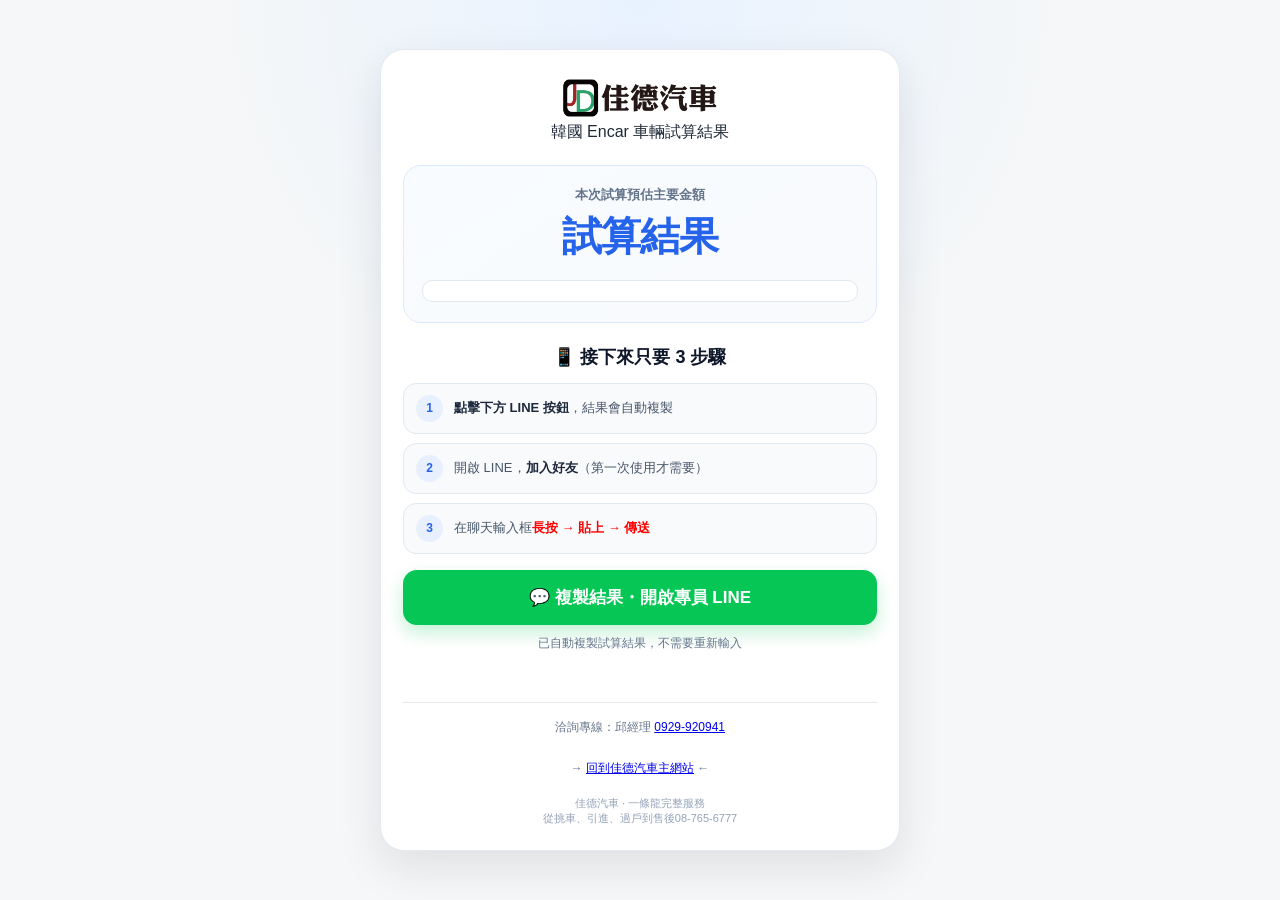
<file: transfer.html>
<!DOCTYPE html>
<html lang="zh-TW">
<head>
    <meta charset="UTF-8">
    <meta name="viewport" content="width=device-width, initial-scale=1.0">

    <title>佳德汽車｜試算結果</title>
<link rel="icon" href="favicon.png" type="image/png">
<link rel="apple-touch-icon" href="favicon.png">

    <style>
        * {
            box-sizing: border-box;
        }

        body {
            margin: 0;
            min-height: 100vh;
            font-family: -apple-system, BlinkMacSystemFont, "Segoe UI",
                "Noto Sans TC", sans-serif;
            background:
                radial-gradient(circle at top, #e8f2ff 0%, #f5f7f8 38%, #f5f7f8 100%);
            color: #1f2937;
            display: flex;
            justify-content: center;
            align-items: center;
            padding: 24px 16px;
        }

        .card {
            width: 100%;
            max-width: 520px;
            background: #ffffff;
            border-radius: 24px;
            padding: 28px 22px 24px;
            box-shadow: 0 16px 45px rgba(15, 23, 42, 0.10);
            border: 1px solid rgba(226, 232, 240, 0.9);
        }

        .brand {
            text-align: center;
            margin-bottom: 22px;
        }

.logo {
    display: inline-block;
}

.logo img {
    width: 160px;
    height: auto;
    display: block;
    margin: 0 auto;
}
        }

        .subtitle {
            color: #64748b;
            font-size: 13px;
            margin-top: 5px;
        }

        .result-box {
            background: linear-gradient(145deg, #f8fbff, #f8fafc);
            border: 1px solid #dbeafe;
            border-radius: 18px;
            padding: 20px 18px;
            margin-bottom: 20px;
        }

        .label {
            color: #64748b;
            font-size: 13px;
            font-weight: 700;
            text-align: center;
            margin-bottom: 5px;
        }

        .total {
            font-size: clamp(30px, 8vw, 40px);
            font-weight: 900;
            color: #2563eb;
            text-align: center;
            letter-spacing: -0.03em;
            margin-bottom: 16px;
        }

      .car-url {
    font-size: 12px;
    color: #64748b;
    word-break: break-all;
    background: #ffffff;
    border-radius: 10px;
    padding: 10px 12px;
    border: 1px solid #e2e8f0;
    line-height: 1.5;
    text-align: center;
}

        .car-url a {
            color: #2563eb;
            text-decoration: none;
        }

        .car-url a:hover {
            text-decoration: underline;
        }

        .guide-title {
            text-align: center;
            font-size: 18px;
            font-weight: 900;
            color: #0f172a;
            margin: 22px 0 14px;
        }

        .steps {
            display: grid;
            gap: 9px;
            margin-bottom: 16px;
        }

        .step {
            display: flex;
            align-items: center;
            gap: 11px;
            padding: 11px 12px;
            background: #f8fafc;
            border: 1px solid #e2e8f0;
            border-radius: 13px;
            font-size: 13px;
            color: #475569;
        }

        .step-number {
            flex: 0 0 27px;
            width: 27px;
            height: 27px;
            border-radius: 50%;
            background: #e8f0ff;
            color: #2563eb;
            display: flex;
            align-items: center;
            justify-content: center;
            font-size: 12px;
            font-weight: 900;
        }

        .step strong {
            color: #1e293b;
        }

        .line-button {
            display: block;
            width: 100%;
            border: 0;
            border-radius: 14px;
            padding: 16px 18px;
            background: #06c755;
            color: #ffffff;
            font-size: 17px;
            font-weight: 800;
            cursor: pointer;
            text-align: center;
            box-shadow: 0 8px 18px rgba(6, 199, 85, 0.24);
            transition: transform 0.18s ease, box-shadow 0.18s ease, background 0.18s ease;
        }

        .line-button:hover {
            background: #05b64d;
            box-shadow: 0 10px 22px rgba(6, 199, 85, 0.30);
            transform: translateY(-1px);
        }

        .line-button:active {
            transform: scale(0.98);
        }

        .button-subtitle {
            text-align: center;
            color: #64748b;
            font-size: 12px;
            margin-top: 9px;
            line-height: 1.5;
        }

        .copy-status {
            text-align: center;
            min-height: 22px;
            margin-top: 10px;
            color: #059669;
            font-size: 13px;
            font-weight: 800;
        }

        .notice {
            margin-top: 18px;
            padding: 14px 14px 0;
            border-top: 1px solid #e5e7eb;
            text-align: center;
            font-size: 12px;
            color: #64748b;
            line-height: 1.7;
        }

        .notice strong {
            color: #334155;
        }

        .footer {
            text-align: center;
            color: #94a3b8;
            font-size: 11px;
            margin-top: 18px;
        }

        @media (max-width: 380px) {
            body {
                padding: 14px 10px;
            }

            .card {
                padding: 23px 15px 20px;
                border-radius: 20px;
            }

            .step {
                font-size: 12px;
            }
        }
    </style>
</head>

<body>

<div class="card">

    <div class="brand">
        <div class="logo">
    <img src="logo.png" alt="佳德汽車">
</div>
        <div class="subtitle">韓國 Encar 車輛試算結果</div>
    </div>

    <div class="result-box">
        <div class="label">本次試算預估主要金額</div>

        <div class="total" id="total">
            讀取中…
        </div>

        <div class="car-url" id="carUrlBox"></div>
    </div>

    <div class="guide-title">📱 接下來只要 3 步驟</div>

    <div class="steps">
        <div class="step">
            <div class="step-number">1</div>
            <div><strong>點擊下方 LINE 按鈕</strong>，結果會自動複製</div>
        </div>

        <div class="step">
            <div class="step-number">2</div>
            <div>開啟 LINE，<strong>加入好友</strong>（第一次使用才需要）</div>
        </div>

        <div class="step">
            <div class="step-number">3</div>
            <div>在聊天輸入框<strong style="color: red;">長按 → 貼上 → 傳送</strong></div>
        </div>
    </div>

    <button class="line-button" onclick="copyAndOpenLine()">
        💬 複製結果・開啟專員 LINE
    </button>

    <div class="button-subtitle">
        已自動複製試算結果，不需要重新輸入
    </div>

    <div class="copy-status" id="status"></div>

<div class="notice">
    
    洽詢專線：邱經理
    <a href="tel:0929920941">0929-920941</a><br><br>
→ <a href="index.html" target="_blank" rel="noopener">回到佳德汽車主網站</a> ←
</div>

    <div class="footer">
        佳德汽車 · 一條龍完整服務<br>
        從挑車、引進、過戶到售後08-765-6777
    </div>

</div>

<script>

    // 佳德汽車專員個人 LINE
    const LINE_URL = "https://line.me/ti/p/Pnn6ZRFaYI";

    // 取得 QR Code 帶過來的資料
    const params = new URLSearchParams(window.location.search);

    const total = params.get("total") || "";
    const carUrl = params.get("carUrl") || "";

    // 顯示試算金額
    document.getElementById("total").textContent =
    total ? "NT$ " + Number(total).toLocaleString("en-US") : "試算結果";

    // 顯示車輛網址
    if (carUrl) {
    document.getElementById("carUrlBox").innerHTML =
        '<a href="' + escapeHtml(carUrl) +
        '" target="_blank" rel="noopener">' +
        '您試算的車輛網址' +
        '</a>';
}

    // 要複製給專員的完整訊息
    function getMessage() {

        let formattedTotal = Number(total).toLocaleString("en-US");

let message =
    "您好，我在佳德汽車試算韓國 Encar 車輛預估主要金額約為 NT$ " +
    formattedTotal + "元";

        if (carUrl) {
            message += "\n車輛網址：" + carUrl;
        }

        message +=
            "\n\n佳德汽車 · 一條龍完整服務✨從挑車、引進、過戶到售後，為您提供全面尊榮服務08-765-6777";

        return message;
    }

    // 複製結果後開啟專員 LINE
    async function copyAndOpenLine() {

        const message = getMessage();

        try {

            await navigator.clipboard.writeText(message);

            document.getElementById("status").textContent =
                "✓ 已複製，正在開啟 LINE…";

        } catch (error) {

            // 如果手機瀏覽器不允許自動複製
            const textarea = document.createElement("textarea");

            textarea.value = message;
            textarea.style.position = "fixed";
            textarea.style.opacity = "0";

            document.body.appendChild(textarea);
            textarea.select();

            try {
                document.execCommand("copy");
                document.getElementById("status").textContent =
                    "✓ 已複製，正在開啟 LINE…";
            } catch (e) {
                document.getElementById("status").textContent =
                    "請手動複製試算結果";
            }

            document.body.removeChild(textarea);
        }

        setTimeout(() => {
            window.location.href = LINE_URL;
        }, 300);
    }

    function escapeHtml(text) {
        return text
            .replace(/&/g, "&amp;")
            .replace(/</g, "&lt;")
            .replace(/>/g, "&gt;")
            .replace(/"/g, "&quot;")
            .replace(/'/g, "&#039;");
    }

</script>

</body>
</html>
</file>
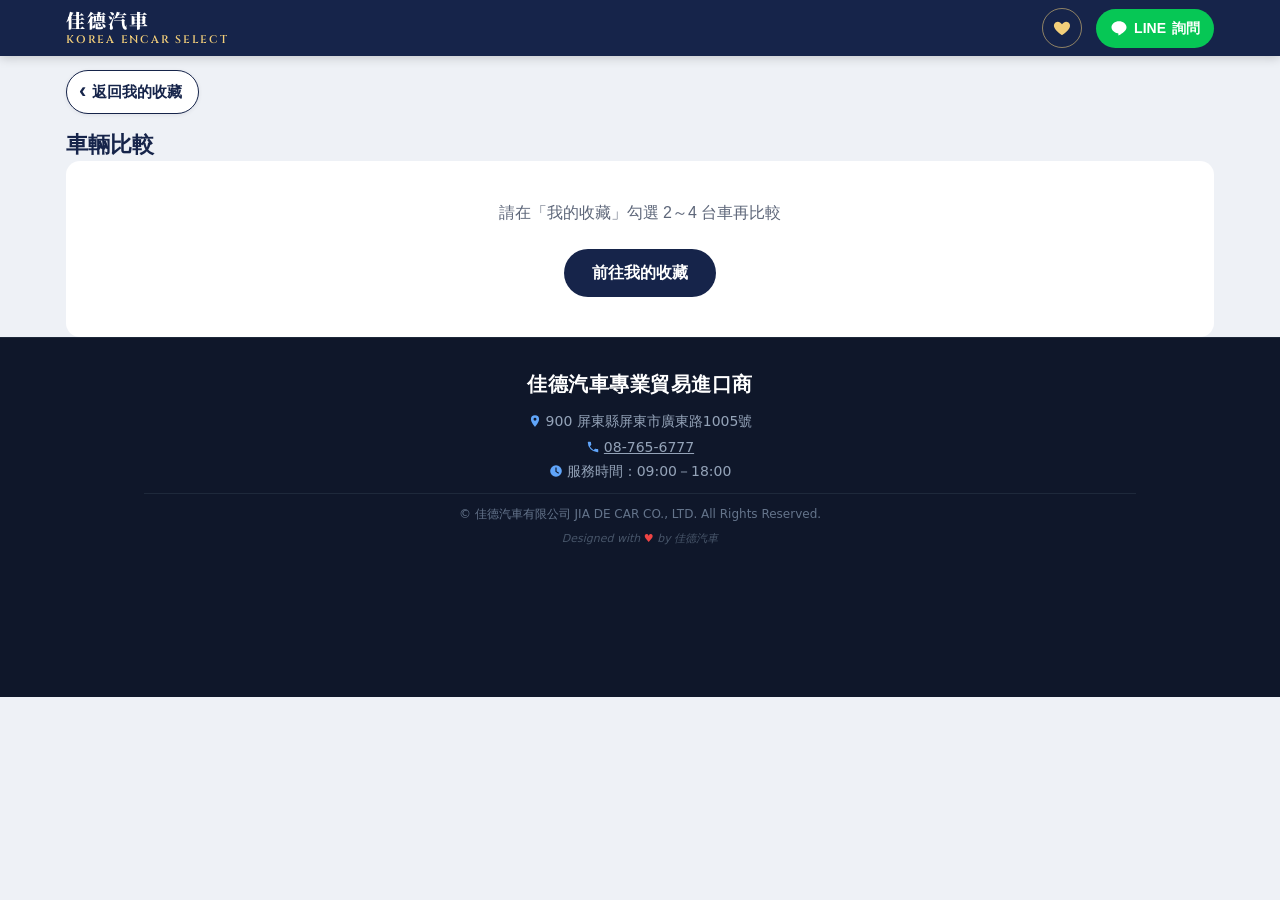
<file: encarnt/compare.html>
<!DOCTYPE html>
<html lang="zh-TW">
<head>
<meta charset="UTF-8">
<meta name="viewport" content="width=device-width, initial-scale=1, viewport-fit=cover">
<meta name="robots" content="noindex, nofollow">
<title>車輛比較 | 佳德汽車 Encar 線上選車</title>
<meta name="theme-color" content="#16244a">
<link rel="icon" type="image/png" sizes="192x192" href="../car-icon-192.png">
<link rel="icon" type="image/png" sizes="512x512" href="../car-icon-512.png">
<link rel="apple-touch-icon" href="../car-icon-192.png">
<link rel="manifest" href="encarnt.webmanifest">
<meta name="apple-mobile-web-app-title" content="Encar 選車">
<link rel="preconnect" href="https://api.encar.com" crossorigin>
<link rel="preconnect" href="https://ci.encar.com">
<link rel="preconnect" href="https://fonts.googleapis.com"><link rel="preconnect" href="https://fonts.gstatic.com" crossorigin>
<link rel="stylesheet" href="https://fonts.googleapis.com/css2?family=Cinzel:wght@600&text=KOREA%20ENCAR%20SELECT&display=swap">
<link rel="stylesheet" href="https://fonts.googleapis.com/css2?family=Noto+Serif+TC:wght@900&text=%E4%BD%B3%E5%BE%B7%E6%B1%BD%E8%BB%8A&display=swap">
<link rel="stylesheet" href="assets/css/encarnt.css?v=90">
<script type="module" src="assets/js/compare.js?v=90"></script>
</head>
<body>
<header class="hd">
  <div class="wrap">
    <div class="brand bc"><a href="./" aria-label="佳德汽車 Encar 線上選車，回到車輛列表"><span class="tx"><b>佳德汽車</b><span>KOREA ENCAR SELECT</span></span></a></div>
    <span class="sp"></span>
    <a class="hfav" href="fav.html" aria-label="我的收藏" title="我的收藏"><svg viewBox="0 0 24 24" aria-hidden="true"><path d="M12 20.5s-7.5-4.6-9.3-9.4C1.5 7.9 3.6 4.5 7 4.5c2 0 3.4 1.1 5 3 1.6-1.9 3-3 5-3 3.4 0 5.5 3.4 4.3 6.6-1.8 4.8-9.3 9.4-9.3 9.4Z"/></svg><span class="favN" hidden></span></a>
    <a class="btn-line" id="hdLine" href="https://line.me/R/ti/p/Pnn6ZRFaYI" target="_blank" rel="noopener">
      <svg viewBox="0 0 24 24" fill="currentColor" aria-hidden="true"><path d="M12 3C6.5 3 2 6.6 2 11c0 3.9 3.5 7.2 8.3 7.9.3.1.8.2.9.5.1.3.1.7 0 1l-.1.9c0 .3-.2 1 .9.5s5.9-3.5 8-6C21.4 14.2 22 12.7 22 11c0-4.4-4.5-8-10-8Z"/></svg>LINE<span class="t2"> 詢問</span></a>
  </div>
</header>

<main class="wrap cmpmain">
  <a class="back" href="fav.html"><span aria-hidden="true">‹</span>返回我的收藏</a>
  <div class="cmphead"><h1 class="cmph">車輛比較</h1><label class="addsel" id="addBox" hidden><span>＋ 從收藏加入</span><select id="addSel" aria-label="從收藏加入比較"></select></label></div>
  <div id="app"><div class="empty">讀取中…</div></div>
</main>
<footer class="cft">
  <div class="in">
    <p class="t">佳德汽車專業貿易進口商</p>
    <div class="info">
      <p class="addr"><svg viewBox="0 0 24 24" aria-hidden="true"><path d="M12 2a7 7 0 0 0-7 7c0 5.2 7 13 7 13s7-7.8 7-13a7 7 0 0 0-7-7Zm0 9.5A2.5 2.5 0 1 1 12 6.5a2.5 2.5 0 0 1 0 5Z"/></svg>900 屏東縣屏東市廣東路1005號</p>
      <p><svg viewBox="0 0 24 24" aria-hidden="true"><path d="M6.6 10.8a15.1 15.1 0 0 0 6.6 6.6l2.2-2.2a1 1 0 0 1 1-.25 11.4 11.4 0 0 0 3.6.57 1 1 0 0 1 1 1V20a1 1 0 0 1-1 1A17 17 0 0 1 3 4a1 1 0 0 1 1-1h3.5a1 1 0 0 1 1 1c0 1.25.2 2.45.57 3.57a1 1 0 0 1-.25 1L6.6 10.8Z"/></svg><a href="tel:08-765-6777">08-765-6777</a></p>
      <p><svg viewBox="0 0 24 24" aria-hidden="true"><path fill-rule="evenodd" d="M12 2a10 10 0 1 0 0 20 10 10 0 0 0 0-20Zm1 10.6V6h-2v7.4l5.2 3.1 1-1.7-4.2-2.2Z"/></svg>服務時間：09:00－18:00</p>
    </div>
    <div class="cp">
      <p class="c1">© 佳德汽車有限公司 JIA DE CAR CO., LTD. All Rights Reserved.</p>
      <p class="c2">Designed with <span class="hrt">♥</span> by 佳德汽車</p>
    </div>
  </div>
</footer>

<button type="button" class="totop" id="toTop" aria-label="回到最上面" title="回到最上面"><svg viewBox="0 0 24 24" aria-hidden="true"><path d="M12 6.5 20 17.5H4z" stroke="#f3cf7a" stroke-width="1.5" stroke-linejoin="round"/></svg></button>
<div class="bar" id="bar" hidden>
  <div class="wrap favbar">
    <button class="btn-cmp" id="saveImg" type="button"><b>存成圖片</b><small>保存比較表</small></button>
    <button class="btn-line" id="askCmp" type="button">
      <svg viewBox="0 0 24 24" fill="currentColor" aria-hidden="true"><path d="M12 3C6.5 3 2 6.6 2 11c0 3.9 3.5 7.2 8.3 7.9.3.1.8.2.9.5.1.3.1.7 0 1l-.1.9c0 .3-.2 1 .9.5s5.9-3.5 8-6C21.4 14.2 22 12.7 22 11c0-4.4-4.5-8-10-8Z"/></svg>
      <span class="lt">LINE 詢問這幾台<small>自動複製車輛資訊，貼上即可</small></span>
    </button>
  </div>
</div>
<div class="sheet" id="imgSheet" hidden>
  <div class="box qrbox" role="dialog" aria-modal="true" aria-labelledby="imgT">
    <div class="top"><h2 id="imgT">比較表圖片</h2><button class="x" id="imgX" type="button" aria-label="關閉">×</button></div>
    <div class="in"><p class="fine" style="margin:0 0 8px">長按圖片即可「加入照片」或分享；也可以按下方按鈕。</p><img id="imgOut" alt="車輛比較表" style="width:100%;border:1px solid var(--bd);border-radius:8px">
      <button class="btn-m" id="imgShare" type="button" style="width:100%;margin-top:10px">分享／儲存圖片</button></div>
  </div>
</div>
</body>
</html>
</file>
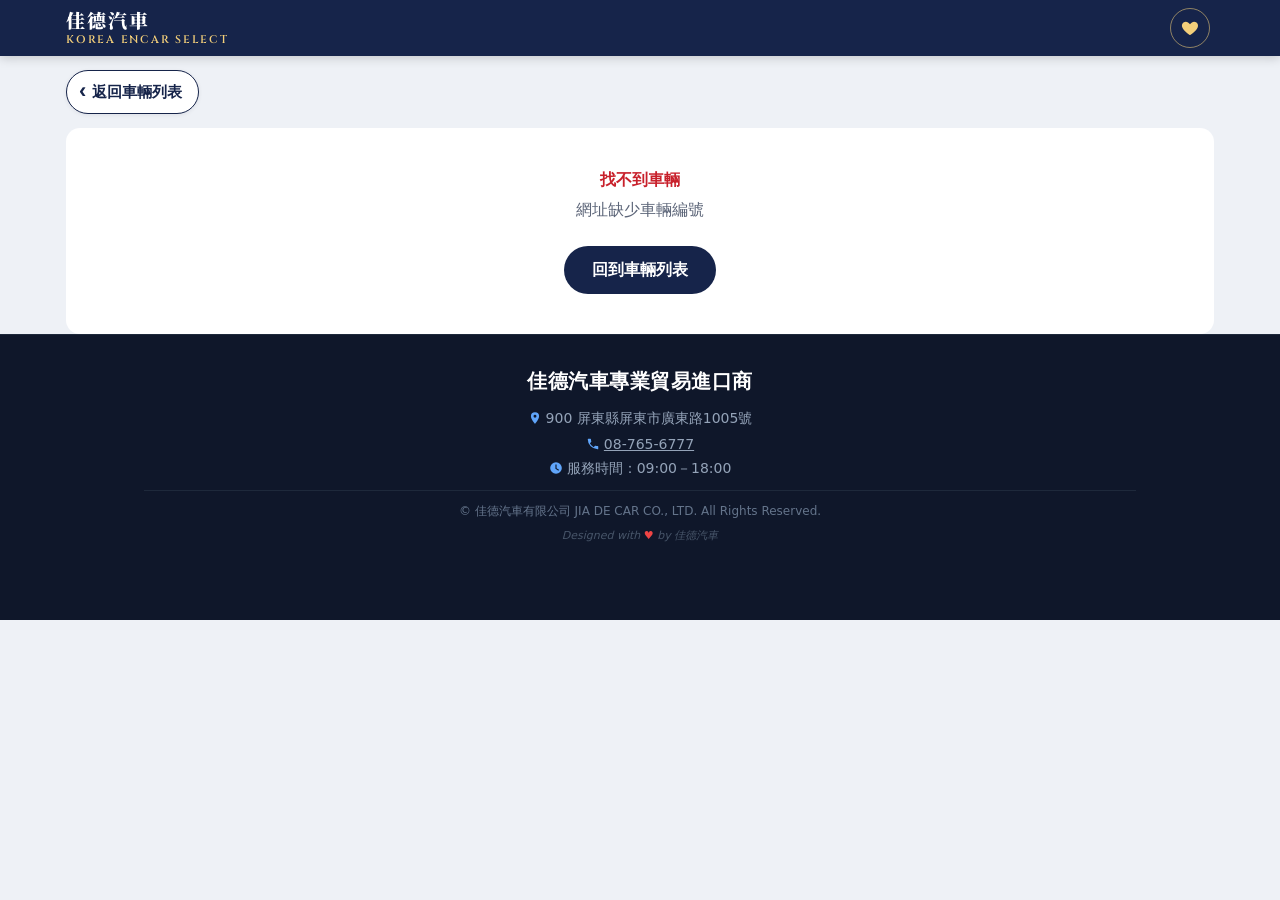
<file: encarnt/detail.html>
<!DOCTYPE html>
<html lang="zh-TW">
<head>
<meta charset="UTF-8">
<meta name="viewport" content="width=device-width, initial-scale=1, viewport-fit=cover">
<meta name="robots" content="noindex, nofollow"><!-- 預覽期間不讓 Google 收錄；正式上線時移除 -->
<title>車輛詳情 | 佳德汽車 Encar 線上選車</title>
<!-- 分享預覽卡：換網域時要一起改這裡的網址 -->
<meta property="og:type" content="website">
<meta property="og:site_name" content="佳德汽車">
<meta property="og:title" content="韓國 Encar 中古車｜佳德汽車線上選車">
<meta property="og:description" content="點開查看這台車的照片、車況報告、保險紀錄與台幣預估車價。">
<meta property="og:url" content="https://jdgoodcar.github.io/jiade-car/encarnt/detail.html">
<meta property="og:image" content="https://jdgoodcar.github.io/jiade-car/encarnt/assets/og.jpg">
<meta property="og:image:width" content="1200">
<meta property="og:image:height" content="630">
<meta property="og:locale" content="zh_TW">
<meta name="twitter:card" content="summary_large_image">
<meta name="theme-color" content="#16244a">
<link rel="icon" type="image/png" sizes="192x192" href="../car-icon-192.png">
<link rel="icon" type="image/png" sizes="512x512" href="../car-icon-512.png">
<link rel="apple-touch-icon" href="../car-icon-192.png">
<link rel="manifest" href="encarnt.webmanifest">
<meta name="apple-mobile-web-app-title" content="Encar 選車">
<link rel="preconnect" href="https://api.encar.com" crossorigin>
<link rel="preconnect" href="https://ci.encar.com">
<link rel="preconnect" href="https://fonts.googleapis.com"><link rel="preconnect" href="https://fonts.gstatic.com" crossorigin>
<link rel="stylesheet" href="https://fonts.googleapis.com/css2?family=Cinzel:wght@600&text=KOREA%20ENCAR%20SELECT&display=swap">
<link rel="stylesheet" href="https://fonts.googleapis.com/css2?family=Noto+Serif+TC:wght@900&text=%E4%BD%B3%E5%BE%B7%E6%B1%BD%E8%BB%8A&display=swap">
<link rel="stylesheet" href="assets/css/encarnt.css?v=90">
<script type="module" src="assets/js/detail.js?v=90"></script>
</head>
<body>
<header class="hd">
  <div class="wrap">
    <div class="brand bc"><a href="./" aria-label="佳德汽車 Encar 線上選車，回到車輛列表"><span class="tx"><b>佳德汽車</b><span>KOREA ENCAR SELECT</span></span></a></div>
    <span class="sp"></span>
    <a class="hfav" href="fav.html" aria-label="我的收藏" title="我的收藏"><svg viewBox="0 0 24 24" aria-hidden="true"><path d="M12 20.5s-7.5-4.6-9.3-9.4C1.5 7.9 3.6 4.5 7 4.5c2 0 3.4 1.1 5 3 1.6-1.9 3-3 5-3 3.4 0 5.5 3.4 4.3 6.6-1.8 4.8-9.3 9.4-9.3 9.4Z"/></svg><span class="favN" hidden></span></a>
  </div>
</header>

<main class="wrap">
  <button class="back" id="back" type="button"><span aria-hidden="true">‹</span>返回車輛列表</button>
  <div id="app">
    <div class="dt">
      <div><div class="gal sk"><div class="ph" style="aspect-ratio:4/3"></div></div></div>
      <div class="side"><div class="card sk"><div class="ln" style="width:70%"></div><br><div class="ln" style="width:50%;height:30px"></div></div></div>
    </div>
  </div>
</main>
<footer class="cft">
  <div class="in">
    <p class="t">佳德汽車專業貿易進口商</p>
    <div class="info">
      <p class="addr"><svg viewBox="0 0 24 24" aria-hidden="true"><path d="M12 2a7 7 0 0 0-7 7c0 5.2 7 13 7 13s7-7.8 7-13a7 7 0 0 0-7-7Zm0 9.5A2.5 2.5 0 1 1 12 6.5a2.5 2.5 0 0 1 0 5Z"/></svg>900 屏東縣屏東市廣東路1005號</p>
      <p><svg viewBox="0 0 24 24" aria-hidden="true"><path d="M6.6 10.8a15.1 15.1 0 0 0 6.6 6.6l2.2-2.2a1 1 0 0 1 1-.25 11.4 11.4 0 0 0 3.6.57 1 1 0 0 1 1 1V20a1 1 0 0 1-1 1A17 17 0 0 1 3 4a1 1 0 0 1 1-1h3.5a1 1 0 0 1 1 1c0 1.25.2 2.45.57 3.57a1 1 0 0 1-.25 1L6.6 10.8Z"/></svg><a href="tel:08-765-6777">08-765-6777</a></p>
      <p><svg viewBox="0 0 24 24" aria-hidden="true"><path fill-rule="evenodd" d="M12 2a10 10 0 1 0 0 20 10 10 0 0 0 0-20Zm1 10.6V6h-2v7.4l5.2 3.1 1-1.7-4.2-2.2Z"/></svg>服務時間：09:00－18:00</p>
    </div>
    <div class="cp">
      <p class="c1">© 佳德汽車有限公司 JIA DE CAR CO., LTD. All Rights Reserved.</p>
      <p class="c2">Designed with <span class="hrt">♥</span> by 佳德汽車</p>
    </div>
  </div>
</footer>

<button type="button" class="totop" id="toTop" aria-label="回到最上面" title="回到最上面"><svg viewBox="0 0 24 24" aria-hidden="true"><path d="M12 6.5 20 17.5H4z" stroke="#f3cf7a" stroke-width="1.5" stroke-linejoin="round"/></svg></button>
<!-- 電腦版分享：顯示 QR Code 讓手機掃描 -->
<div class="sheet" id="qrSheet" hidden>
  <div class="box qrbox" role="dialog" aria-modal="true" aria-labelledby="qrT">
    <div class="top"><h2 id="qrT">用手機掃描，開啟這台車</h2><button class="x" id="qrX" type="button" aria-label="關閉">×</button></div>
    <div class="in">
      <div class="qrimg" id="qrImg"></div>
      <p class="fine" style="text-align:center">打開手機相機對準 QR Code，就能在手機上查看這台車、分享給朋友或用 LINE 詢問。</p>
      <div class="qrlink"><input id="qrUrl" type="text" readonly aria-label="這台車的網址"><button class="btn-m" id="qrCopy" type="button">複製</button></div>
    </div>
  </div>
</div>
<div class="bar" id="bar" hidden>
  <div class="wrap">
    <button class="shr" id="share" type="button" aria-label="分享這台車" title="分享這台車"><svg viewBox="0 0 24 24" aria-hidden="true"><path d="M12 3v12M7 8l5-5 5 5M5 13v6a2 2 0 0 0 2 2h10a2 2 0 0 0 2-2v-6" fill="none" stroke="currentColor" stroke-width="2" stroke-linecap="round" stroke-linejoin="round"/></svg></button>
    <a class="enc" id="encLink" href="#" target="_blank" rel="noopener">Encar 原頁 ↗</a>
    <button class="btn-line" id="askLine" type="button">
      <svg viewBox="0 0 24 24" fill="currentColor" aria-hidden="true"><path d="M12 3C6.5 3 2 6.6 2 11c0 3.9 3.5 7.2 8.3 7.9.3.1.8.2.9.5.1.3.1.7 0 1l-.1.9c0 .3-.2 1 .9.5s5.9-3.5 8-6C21.4 14.2 22 12.7 22 11c0-4.4-4.5-8-10-8Z"/></svg><span class="lt">LINE 詢問這台<small>自動複製車輛資訊，貼上即可</small></span></button>
  </div>
</div>
</body>
</html>
</file>
<file: encarnt/assets/css/encarnt.css>
/* 佳德汽車 · Encar 線上選車  —  共用樣式（列表頁＋詳細頁） */
:root {
  --navy: #16244a; --navy2: #22366b; --gold: #c8952e; --gold-l: #f3cf7a; --gold-bg: #fbf1dc;
  --red: #c8202b; --line: #06c755; --fg: #141c2e; --mut: #5d6679; --bd: #d9dfea; --bg: #eef1f6; --card: #fff;
  --r: 14px; --sh: 0 1px 2px rgba(20,28,46,.06), 0 4px 14px rgba(20,28,46,.06);
  --font: -apple-system, BlinkMacSystemFont, "PingFang TC", "Noto Sans TC", "Microsoft JhengHei", sans-serif;
  --num: "SF Mono", Menlo, Consolas, "Roboto Mono", monospace;
}
* { box-sizing: border-box; }
html { -webkit-text-size-adjust: 100%; }
body { margin: 0; font-family: var(--font); color: var(--fg); background: var(--bg); line-height: 1.5; }
a { color: inherit; }
button, select, input { font: inherit; color: inherit; }
img { display: block; max-width: 100%; }
.wrap { max-width: 1180px; margin: 0 auto; padding: 0 16px; }
[hidden] { display: none !important; }

/* ---------- 頁首 ---------- */
.hd { position: sticky; top: 0; z-index: 30; background: var(--navy); color: #fff; box-shadow: 0 2px 10px rgba(0,0,0,.18); }
.hd .wrap { display: flex; align-items: center; gap: 10px; height: 56px; }
.hd .brand { display: flex; align-items: center; gap: 10px; text-decoration: none; min-width: 0; }
.hd .brand img { height: 26px; width: auto; background: #fff; border-radius: 6px; padding: 3px 6px; }
.hd .brand b { font-size: 15px; white-space: nowrap; overflow: hidden; text-overflow: ellipsis; color: var(--gold-l); }
.hd .sp { flex: 1; }
.btn-line { display: inline-flex; align-items: center; gap: 6px; background: var(--line); color: #fff; border: 0; border-radius: 999px; padding: 7px 14px; font-weight: 700; font-size: 14px; text-decoration: none; cursor: pointer; white-space: nowrap; }
.btn-line svg { width: 18px; height: 18px; }

/* ---------- 篩選區 ---------- */
.intro { background: linear-gradient(135deg, var(--navy2), var(--navy)); color: #fff; padding: 18px 0 64px; }
.intro h1 { margin: 0 0 4px; font-size: 22px; letter-spacing: .5px; }
.intro h1 em { font-style: normal; color: var(--gold-l); }
.intro p { margin: 0; font-size: 13px; opacity: .85; }
.panel { background: var(--card); border-radius: var(--r); box-shadow: var(--sh); padding: 14px; margin-top: -50px; position: relative; }
.seg { display: grid; grid-template-columns: repeat(3, 1fr); background: var(--bg); border-radius: 10px; padding: 3px; gap: 3px; }
.seg button { border: 0; background: transparent; border-radius: 8px; padding: 8px 4px; font-weight: 700; font-size: 14px; color: var(--mut); cursor: pointer; }
.seg button.on { background: var(--card); color: var(--navy); box-shadow: 0 1px 3px rgba(0,0,0,.12); }
.seg small { font-weight: 500; font-size: 11px; display: block; opacity: .8; }
.sel3 { display: grid; grid-template-columns: 1fr; gap: 8px; margin-top: 10px; }
@media (min-width: 640px) { .sel3 { grid-template-columns: repeat(3, 1fr); } }
.fld { position: relative; }
.fld select { width: 100%; appearance: none; -webkit-appearance: none; background: var(--card); border: 1.5px solid var(--bd); border-radius: 10px; padding: 11px 34px 11px 12px; font-size: 15px; }
.fld::after { content: ""; position: absolute; right: 13px; top: 50%; width: 8px; height: 8px; border-right: 2px solid var(--mut); border-bottom: 2px solid var(--mut); transform: translateY(-70%) rotate(45deg); pointer-events: none; }
.fld select:disabled { background: var(--bg); color: #9aa2b3; }
.fld select:focus, .chip:focus-visible, button:focus-visible { outline: 2px solid var(--gold); outline-offset: 1px; }
.row2 { display: flex; gap: 8px; margin-top: 10px; }
.row2 .fld { flex: 1; }
.btn-f { display: inline-flex; align-items: center; justify-content: center; gap: 6px; border: 1.5px solid var(--navy); background: var(--card); color: var(--navy); border-radius: 10px; padding: 0 14px; font-weight: 700; cursor: pointer; white-space: nowrap; }
.btn-f .n { background: var(--red); color: #fff; border-radius: 999px; font-size: 11px; min-width: 18px; height: 18px; display: inline-flex; align-items: center; justify-content: center; padding: 0 5px; }
.tags { display: flex; flex-wrap: wrap; gap: 6px; margin-top: 10px; }
.tags:empty { display: none; }
.tag { display: inline-flex; align-items: center; gap: 4px; background: var(--gold-bg); border: 1px solid #ecd9b0; color: #7a5410; border-radius: 999px; padding: 3px 6px 3px 10px; font-size: 13px; cursor: pointer; }
.tag::after { content: "×"; font-size: 15px; line-height: 1; padding: 0 3px; }
.extog { display: flex; flex-wrap: wrap; gap: 6px; margin-top: 10px; }
.tog { border: 1px solid var(--bd); background: #fff; color: #5b6478; border-radius: 999px; padding: 5px 9px; font-size: 13px; cursor: pointer; white-space: nowrap; }
.tog.on { background: var(--navy); border-color: var(--navy); color: #fff; }
.tag.clr { background: none; border-color: var(--bd); color: var(--mut); }
.tag.clr::after { content: none; }

/* ---------- 結果 ---------- */
.meta { display: flex; align-items: baseline; justify-content: space-between; gap: 8px; margin: 16px 2px 10px; font-size: 14px; color: var(--mut); }
.meta b { color: var(--fg); font-size: 17px; font-family: var(--num); }
.rate { font-size: 12px; color: var(--mut); }
.grid { display: grid; grid-template-columns: 1fr; gap: 14px; }
@media (min-width: 640px) { .grid { grid-template-columns: repeat(2, 1fr); } }
@media (min-width: 1000px) { .grid { grid-template-columns: repeat(3, 1fr); } }
.car { background: var(--card); border-radius: var(--r); box-shadow: var(--sh); overflow: hidden; text-decoration: none; display: flex; flex-direction: column; transition: transform .15s; content-visibility: auto; contain-intrinsic-size: auto 420px; }
.car:active { transform: scale(.985); }
@media (hover: hover) { .car:hover { transform: translateY(-2px); box-shadow: 0 6px 22px rgba(20,28,46,.12); } }
.car .ph { aspect-ratio: 4 / 3; background: #dde3ec; position: relative; overflow: hidden; }
.car .ph img { width: 100%; height: 100%; object-fit: cover; }
.car .yr { position: absolute; left: 8px; top: 8px; background: rgba(22,36,74,.85); color: #fff; font-size: 12px; font-weight: 700; padding: 2px 8px; border-radius: 6px; }
.car .bd { padding: 12px 14px 14px; display: flex; flex-direction: column; gap: 4px; flex: 1; }
.car h3 { margin: 0; font-size: 16px; line-height: 1.35; }
.car .sub { font-size: 13px; color: var(--mut); white-space: nowrap; overflow: hidden; text-overflow: ellipsis; }
.car .specs { display: flex; flex-wrap: wrap; gap: 4px 10px; font-size: 13px; color: var(--mut); margin-top: 2px; }
.car .pr { margin-top: auto; padding-top: 8px; display: flex; align-items: flex-end; justify-content: space-between; gap: 8px; border-top: 1px dashed var(--bd); }
.car .pr .l { font-size: 12px; color: var(--mut); }
.car .pr .v { font-family: var(--num); font-weight: 800; font-size: 21px; color: var(--navy); line-height: 1.1; }
.car .pr .v small { font-size: 13px; font-family: var(--font); font-weight: 700; }
.car .pr .k { text-align: right; font-size: 12px; color: var(--mut); white-space: nowrap; }
.car .pr .v.no { font-family: var(--font); font-size: 14px; color: var(--red); }
.price .big.no { font-family: var(--font); font-size: 20px; color: var(--red); }
.no .nr, .bad .nr { display: block; font-size: 12px; font-weight: 700; color: var(--mut); line-height: 1.4; }
.warnc { border: 2px solid var(--red); display: grid; gap: 4px; }
.warnc b { color: var(--red); font-size: 17px; }
.warnc span { color: var(--fg); font-size: 14px; }
.approx { font-size: 11px; color: var(--gold); font-weight: 700; }
.lux { display: inline-block; font-size: 11px; color: var(--red); font-weight: 700; }

.sk .ph, .sk .ln { background: linear-gradient(90deg, #e3e8ef 25%, #f1f4f8 50%, #e3e8ef 75%); background-size: 200% 100%; animation: sh 1.2s infinite; }
.sk .ln { height: 14px; border-radius: 6px; }
@keyframes sh { to { background-position: -200% 0; } }
@media (prefers-reduced-motion: reduce) { .sk .ph, .sk .ln { animation: none; } * { transition: none !important; } }

.more { display: flex; justify-content: center; padding: 22px 0 8px; }
.btn-m { border: 0; background: var(--navy); color: #fff; font-weight: 700; border-radius: 999px; padding: 12px 28px; cursor: pointer; }
.empty, .err { text-align: center; padding: 40px 16px; color: var(--mut); background: var(--card); border-radius: var(--r); }
.err b { color: var(--red); display: block; margin-bottom: 6px; }

/* ---------- 篩選視窗（手機由下往上） ---------- */
.sheet { position: fixed; inset: 0; z-index: 50; background: rgba(10,16,32,.5); display: flex; align-items: flex-end; justify-content: center; }
.sheet .box { background: var(--card); width: 100%; max-width: 640px; max-height: 88vh; border-radius: 18px 18px 0 0; display: flex; flex-direction: column; }
@media (min-width: 700px) { .sheet { align-items: center; } .sheet .box { border-radius: 18px; } }
.sheet .top { display: flex; align-items: center; justify-content: space-between; padding: 14px 16px; border-bottom: 1px solid var(--bd); }
.sheet .top h2 { margin: 0; font-size: 17px; }
.x { border: 0; background: var(--bg); width: 34px; height: 34px; border-radius: 50%; font-size: 20px; line-height: 1; cursor: pointer; }
.sheet .in { overflow-y: auto; padding: 4px 16px 16px; -webkit-overflow-scrolling: touch; }
.sheet h3 { font-size: 14px; margin: 16px 0 8px; color: var(--navy); }
.chips { display: flex; flex-wrap: wrap; gap: 6px; }
.chip { border: 1.5px solid var(--bd); background: var(--card); border-radius: 999px; padding: 6px 12px; font-size: 14px; cursor: pointer; }
.chip.on { border-color: var(--navy); background: var(--navy); color: #fff; }
.range { display: flex; align-items: center; gap: 8px; }
.range .fld { flex: 1; }
.sheet .bot { display: flex; gap: 10px; padding: 12px 16px calc(12px + env(safe-area-inset-bottom)); border-top: 1px solid var(--bd); }
.sheet .bot button { flex: 1; border-radius: 12px; padding: 12px; font-weight: 700; cursor: pointer; }
.btn-ghost { border: 1.5px solid var(--bd); background: var(--card); }
.btn-pri { border: 0; background: var(--navy); color: #fff; }
.note { font-size: 12px; color: var(--mut); margin: 6px 0 0; }
body.lock { overflow: hidden; }

/* ---------- 詳細頁 ---------- */
.back { display: inline-flex; align-items: center; gap: 4px; margin: 12px 0; font-size: 14px; color: var(--navy); text-decoration: none; font-weight: 700; background: none; border: 0; padding: 0; cursor: pointer; }
.dt { display: grid; grid-template-columns: minmax(0, 1fr); gap: 16px; padding-bottom: calc(186px + env(safe-area-inset-bottom)); }
.dt > * { min-width: 0; }
@media (min-width: 960px) { .dt { grid-template-columns: minmax(0, 1.35fr) minmax(0, 1fr); align-items: start; } .dt .side { position: sticky; top: 72px; } }
.gal { background: #0d1424; border-radius: var(--r); overflow: hidden; position: relative; }
.gal .track { display: flex; overflow-x: auto; scroll-snap-type: x mandatory; scrollbar-width: none; }
.gal .track::-webkit-scrollbar { display: none; }
.gal .track img { flex: 0 0 100%; width: 100%; height: auto; aspect-ratio: 4 / 3; object-fit: contain; scroll-snap-align: center; background: #0d1424; }
.gal .cnt { position: absolute; right: 10px; bottom: 10px; background: rgba(0,0,0,.6); color: #fff; font-size: 12px; padding: 2px 9px; border-radius: 999px; }
.gal .nav { position: absolute; top: 50%; transform: translateY(-50%); width: 38px; height: 38px; border-radius: 50%; border: 0; background: rgba(255,255,255,.85); font-size: 20px; cursor: pointer; display: none; }
@media (hover: hover) { .gal .nav { display: block; } }
.gal .prev { left: 10px; } .gal .next { right: 10px; }
.thumbs { display: flex; gap: 6px; overflow-x: auto; padding: 8px 0 2px; scrollbar-width: thin; }
.thumbs img { width: 72px; height: 54px; object-fit: cover; border-radius: 6px; cursor: pointer; opacity: .55; flex: 0 0 auto; border: 2px solid transparent; }
.thumbs img.on { opacity: 1; border-color: var(--gold); }
.card { background: var(--card); border-radius: var(--r); box-shadow: var(--sh); padding: 16px; }
.card h2 { margin: 0 0 12px; font-size: 16px; color: var(--navy); display: flex; align-items: center; gap: 8px; }
.card h2::before { content: ""; width: 4px; height: 16px; background: var(--gold); border-radius: 2px; }
/* 分享按鈕 */
.ttl { position: relative; }
/* LINE 詢問這台：下方小字說明 */
.bar .btn-line .lt { display: flex; flex-direction: column; align-items: flex-start; line-height: 1.25; }
.bar .btn-line .lt small { font-size: 11px; font-weight: 500; opacity: .9; }
/* 往下滑時的快速列（在頂部標題列下方） */
.qbar { position: fixed; left: 0; right: 0; top: 56px; z-index: 25; background: var(--navy); border-top: 1px solid rgba(255,255,255,.12); border-bottom: 2px solid var(--gold-l); box-shadow: 0 4px 14px rgba(22,36,74,.2); padding: 8px 0; transform: translateY(-140%); visibility: hidden; transition: transform .22s ease, visibility .22s; }
.qbar.on { transform: none; visibility: visible; }
.qbar .wrap { display: flex; gap: 8px; align-items: center; }
.qbar select { flex: 1; min-width: 0; height: 38px; border-radius: 10px; border: 0; padding: 0 8px; font-size: 14px; background: #fff; color: var(--fg); }
.qbar select:disabled { opacity: .6; }
.qbar .qf { flex-shrink: 0; height: 38px; border-radius: 10px; border: 1.5px solid var(--gold-l); background: transparent; color: var(--gold-l); font-weight: 700; font-size: 14px; padding: 0 14px; cursor: pointer; display: inline-flex; align-items: center; gap: 4px; }
.qbar .qf span { background: var(--gold-l); color: var(--navy); border-radius: 999px; font-size: 11px; min-width: 18px; height: 18px; display: inline-grid; place-items: center; padding: 0 4px; }
/* 回到最上面（與車價計算機相同樣式） */
.totop { position: fixed; right: max(14px, env(safe-area-inset-right)); bottom: calc(24px + env(safe-area-inset-bottom)); z-index: 35; width: 42px; height: 42px; border-radius: 50%; border: 1.5px solid var(--gold-l); background: var(--navy); box-shadow: 0 4px 12px rgba(22,36,74,.25); display: flex; align-items: center; justify-content: center; cursor: pointer; opacity: 0; transform: translateY(12px); pointer-events: none; transition: opacity .2s, transform .2s; }
.totop.on { opacity: .92; transform: none; pointer-events: auto; }
.totop svg { width: 16px; height: 16px; fill: var(--gold-l); }
.bar ~ .totop, .totop:has(~ .bar) { bottom: calc(128px + env(safe-area-inset-bottom)); }
.ttl h1 { margin: 0; font-size: 21px; line-height: 1.35; }
.ttl .sub { color: var(--mut); margin-top: 2px; }
.ttl .mk { font-size: 13px; color: var(--gold); font-weight: 700; }
.price .big { font-family: var(--num); font-size: 34px; font-weight: 800; color: var(--navy); line-height: 1.1; }
.price .big small { font-family: var(--font); font-size: 16px; }
.price .wan { font-weight: 700; color: var(--fg); }
.price .krw { margin-top: 6px; font-size: 14px; color: var(--mut); }
.steps { margin-top: 12px; border-top: 1px solid var(--bd); padding-top: 8px; font-size: 14px; }
.steps div { display: flex; justify-content: space-between; gap: 10px; padding: 5px 0; }
.steps span { color: var(--mut); }
.steps b { font-family: var(--num); text-align: right; }
.steps .tot { border-top: 2px solid var(--gold); margin-top: 4px; padding-top: 8px; font-size: 15px; }
.steps .tot span { color: var(--fg); font-weight: 700; }
.fine { font-size: 12px; color: var(--mut); margin: 10px 0 0; }
.kv { display: grid; grid-template-columns: repeat(2, 1fr); gap: 12px 14px; }
.kv div span { display: block; font-size: 12px; color: var(--mut); }
.kv div b { font-size: 15px; }
.rec { display: grid; grid-template-columns: repeat(2, 1fr); gap: 8px; }
.rec div { background: var(--bg); border-radius: 10px; padding: 10px 12px; }
.rec span { display: block; font-size: 12px; color: var(--mut); }
.rec b { font-size: 16px; }
.rec .ok b { color: #13834a; } .rec .warn b { color: var(--red); }
.insp h3 { font-size: 14px; color: var(--navy); margin: 18px 0 8px; }
.insp h4 { font-size: 13px; color: var(--mut); margin: 12px 0 4px; }
.insp .okline { color: #13834a; font-weight: 700; margin: 0; }
.insp .warnline { color: #a86a00; font-weight: 700; margin: 0; }
.insp .badline { color: var(--red); font-weight: 700; margin: 0 0 6px; }
.insp .parts { list-style: none; margin: 0; padding: 0; display: grid; gap: 6px; }
.insp .parts li { background: var(--bg); border-radius: 10px; padding: 8px 12px; display: flex; flex-wrap: wrap; align-items: baseline; gap: 4px 10px; }
.insp .parts li b { font-size: 14px; }
.insp .parts li span { color: var(--red); font-weight: 700; font-size: 13px; }
.insp .parts li em { font-style: normal; font-size: 12px; color: var(--mut); margin-left: auto; }
.insp .parts li.frame { background: #fdecec; }
.insp .bad { color: var(--red); }
.insp .mech { list-style: none; margin: 6px 0 0; padding: 0; }
.insp .mech li { display: flex; justify-content: space-between; gap: 10px; padding: 6px 0; border-bottom: 1px solid var(--bd); font-size: 13px; }
.insp .mech li b.okc { color: #13834a; } .insp .mech li b.warnc { color: #a86a00; } .insp .mech li b.bad { color: var(--red); }
.insp .scans { display: grid; grid-template-columns: repeat(3, minmax(0, 1fr)); gap: 8px; }
.insp .scans a { display: block; text-align: center; font-size: 12px; color: var(--navy); text-decoration: none; }
.insp .scans img { width: 100%; aspect-ratio: 3/4; object-fit: cover; object-position: top; border: 1px solid var(--bd); border-radius: 8px; background: #fff; display: block; margin-bottom: 4px; }
.insp details { margin-top: 8px; }
.insp .orig { display: inline-block; margin-top: 10px; font-size: 13px; font-weight: 700; color: var(--navy); }
.insp summary { cursor: pointer; color: var(--navy); font-weight: 700; font-size: 13px; padding: 6px 0; }
.insp .cmt { margin: 0; font-size: 13px; line-height: 1.6; background: var(--bg); border-radius: 10px; padding: 10px 12px; }
.opth { display: flex; align-items: center; justify-content: space-between; gap: 8px; flex-wrap: wrap; margin-bottom: 8px; }
.opth h2 { margin: 0; }
.opts .cp { display: flex; gap: 6px; }
.btn-s { border: 1px solid var(--navy); background: #fff; color: var(--navy); border-radius: 8px; padding: 5px 10px; font-size: 13px; font-weight: 700; cursor: pointer; }
.btn-s:active { background: var(--navy); color: #fff; }
.opts ul.choice { display: grid; gap: 6px; }
.opts ul.choice li { display: flex; flex-direction: column; gap: 2px; padding: 8px 10px; }
.opts ul.choice li b { font-weight: 600; }
.opts ul.choice li span { font-size: 12px; color: var(--mut); }
.opts ul.choice li em { font-style: normal; font-size: 12px; color: #9aa2b3; }
.opts h3 { font-size: 13px; color: var(--mut); margin: 12px 0 6px; }
.opts h3:first-child { margin-top: 0; }
.opts ul { list-style: none; margin: 0; padding: 0; display: flex; flex-wrap: wrap; gap: 6px; }
.opts li { background: var(--bg); border-radius: 8px; padding: 4px 10px; font-size: 13px; }
.src a { color: var(--navy); font-weight: 700; word-break: break-all; }
.bar { position: fixed; left: 0; right: 0; bottom: 0; z-index: 40; background: rgba(255,255,255,.96); backdrop-filter: blur(8px); border-top: 1px solid var(--bd); padding: 10px 16px calc(10px + env(safe-area-inset-bottom)); }
.bar .wrap { display: flex; gap: 10px; padding: 0; }
.bar a, .bar button { flex: 1; display: inline-flex; align-items: center; justify-content: center; gap: 6px; border-radius: 12px; padding: 12px; font-weight: 700; text-decoration: none; cursor: pointer; font-size: 15px; }
.bar .enc { border: 1.5px solid var(--navy); color: var(--navy); background: #fff; }
.bar .btn-line { border-radius: 12px; font-size: 15px; }

#toast { position: fixed; left: 50%; bottom: 90px; transform: translateX(-50%) translateY(20px); background: rgba(20,28,46,.92); color: #fff; padding: 10px 16px; border-radius: 10px; font-size: 14px; opacity: 0; pointer-events: none; transition: .25s; z-index: 60; max-width: calc(100% - 32px); text-align: center; }
#toast.on { opacity: 1; transform: translateX(-50%); }
.ft { text-align: center; font-size: 12px; color: var(--mut); padding: 28px 16px 40px; }
.ft p { margin: 4px 0; }

.price details.calc { margin-top: 12px; }
.price details.calc summary { cursor: pointer; color: var(--navy); font-weight: 700; font-size: 14px; padding: 6px 0; }
#choiceBox h3:first-child { margin-top: 14px; }
/* 頂部：只有 logo 可點回列表；LINE 按鈕加大可點範圍，避免誤觸 */
.hd .brand > a { display: flex; flex-shrink: 0; }
.hd .btn-line { position: relative; padding: 9px 14px; }
.hd .btn-line::after { content: ""; position: absolute; inset: -8px -8px -8px -12px; }
.exhd { margin: 10px 0 0; font-size: 13px; color: var(--mut); }
.exhd + .extog { margin-top: 6px; }
.bar .wrap { display: grid; grid-template-columns: 48px 1fr 1.9fr; }
.bar .shr { border: 1.5px solid var(--navy); background: #fff; color: var(--navy); padding: 0; }
.bar .shr svg { width: 20px; height: 20px; }
.bar .enc { flex-direction: column; gap: 0; line-height: 1.2; font-size: 13px; padding: 8px 6px; white-space: nowrap; }
@media (min-width: 700px) { .bar .wrap { grid-template-columns: 52px 1fr 1.6fr; } .bar .enc { flex-direction: row; gap: 4px; font-size: 15px; } }
.qrbox { max-width: 360px !important; }
.qrimg { display: flex; justify-content: center; padding: 16px 0 4px; min-height: 236px; }
.qrimg img, .qrimg canvas { border: 8px solid #fff; box-shadow: 0 2px 10px rgba(20,28,46,.12); border-radius: 8px; }
#qrCopy { width: 100%; margin-top: 6px; }
/* 熱門廠牌標題紅字（iPhone 的系統選單可能不支援顏色） */
optgroup.hot { color: var(--red); }
optgroup.hot option { color: var(--fg); }
/* 搜尋框 */
.srch { position: relative; margin-top: 10px; }
.srch > svg { position: absolute; left: 12px; top: 50%; width: 18px; height: 18px; transform: translateY(-50%); color: var(--mut); pointer-events: none; }
.srch input { width: 100%; border: 1.5px solid var(--bd); border-radius: 10px; padding: 11px 12px 11px 38px; font-size: 16px; background: var(--card); color: var(--fg); -webkit-appearance: none; appearance: none; }
.srch input:focus { outline: 2px solid var(--gold); outline-offset: 1px; border-color: var(--gold); }
.srch input::placeholder { color: #9aa2b3; font-size: 14px; }
.sugg { position: absolute; left: 0; right: 0; top: calc(100% + 4px); z-index: 20; list-style: none; margin: 0; padding: 4px; background: var(--card); border: 1px solid var(--bd); border-radius: 12px; box-shadow: 0 8px 24px rgba(20,28,46,.16); max-height: 60vh; overflow-y: auto; }
.sugg li { display: flex; align-items: baseline; justify-content: space-between; gap: 10px; padding: 10px 12px; border-radius: 8px; cursor: pointer; }
.sugg li b { font-size: 15px; color: var(--navy); }
.sugg li small { font-size: 12px; color: var(--mut); white-space: nowrap; }
.sugg li:hover, .sugg li.on { background: var(--bg); }
.sugg li.none { color: var(--mut); cursor: default; font-size: 14px; }
.btn-r { display: inline-flex; align-items: center; justify-content: center; gap: 4px; border: 1.5px solid var(--bd); background: var(--card); color: var(--mut); border-radius: 10px; padding: 0 12px; font-weight: 700; cursor: pointer; white-space: nowrap; font-size: 14px; }
.btn-r svg { width: 15px; height: 15px; }
.intro .ask { color: var(--gold-l); text-decoration: underline; text-underline-offset: 3px; }
@media (max-width: 420px) { .intro h1 { font-size: clamp(17px, 5.4vw, 22px); letter-spacing: 0; } .intro p { font-size: 12px; } }
/* 快速列：放大鏡搜尋 */
.qbar .qs { flex-shrink: 0; width: 38px; height: 38px; border-radius: 10px; border: 1.5px solid var(--gold-l); background: transparent; color: var(--gold-l); display: grid; place-items: center; cursor: pointer; padding: 0; }
.qbar .qs svg { width: 18px; height: 18px; }
.qbar .qin, .qbar .qx { display: none; }
.qbar.searching .qs, .qbar.searching select, .qbar.searching .qf { display: none; }
.qbar.searching .qin { display: block; flex: 1; min-width: 0; height: 38px; border: 0; border-radius: 10px; padding: 0 12px; font-size: 16px; background: #fff; color: var(--fg); -webkit-appearance: none; appearance: none; }
.qbar.searching .qx { display: block; flex-shrink: 0; height: 38px; border: 0; background: transparent; color: var(--gold-l); font-weight: 700; font-size: 15px; padding: 0 4px; cursor: pointer; }
.qbar .wrap + .wrap { position: relative; }
.qsugg { top: 6px; }
.intro h1 .spk { color: var(--gold-l); font-size: .8em; margin: 0 2px; vertical-align: 1px; }
.qbar .qs { background: var(--gold-l); color: var(--navy); border-color: var(--gold-l); }
.qbar .qs svg { stroke-width: 2.6; }
.qbar .qs svg circle, .qbar .qs svg path { stroke-width: 2.6; }
@media (max-width: 699px) { .intro { text-align: center; } }
/* 搜尋框右邊放重設 */
.srow { display: flex; gap: 8px; margin-top: 10px; align-items: stretch; }
.srow .srch { flex: 1; min-width: 0; margin-top: 0; }
.srow .btn-r { flex-shrink: 0; }
/* 收藏 */
.hfav { position: relative; flex-shrink: 0; width: 40px; height: 40px; margin-right: 4px; border-radius: 50%; display: grid; place-items: center; color: var(--gold-l); border: 1.5px solid rgba(243,207,122,.55); }
.hfav svg { width: 20px; height: 20px; fill: currentColor; }
.hfav .favN { position: absolute; top: -4px; right: -4px; min-width: 18px; height: 18px; padding: 0 5px; border-radius: 999px; background: var(--red); color: #fff; font-size: 11px; font-weight: 700; display: grid; place-items: center; line-height: 1; }
.hfav .favN[hidden] { display: none; }
.fav { width: 36px; height: 36px; border-radius: 50%; border: 0; padding: 0; display: grid; place-items: center; cursor: pointer; background: rgba(255,255,255,.92); box-shadow: 0 1px 6px rgba(20,28,46,.2); color: #8a93a6; }
.fav svg { width: 20px; height: 20px; fill: none; stroke: currentColor; stroke-width: 2; transition: transform .15s; }
.fav.on { color: var(--red); }
.fav.on svg { fill: currentColor; }
.fav:active svg { transform: scale(.85); }
.car .ph .fav { position: absolute; right: 8px; top: 8px; }
.ttl .fav { position: absolute; right: 12px; top: 12px; background: var(--bg); box-shadow: none; }
.ttl h1, .ttl .mk { padding-right: 44px; }
/* 收藏頁 */
.favhd h1 { margin: 0; font-size: 22px; color: var(--navy); }
.favhd h1 small { font-size: 14px; color: var(--mut); font-weight: 500; }
.favhd .fine { margin: 4px 0 14px; }
body:has(.favhd) main { padding-bottom: calc(120px + env(safe-area-inset-bottom)); }
.car.gone .ph img { filter: grayscale(1) opacity(.6); }
.car.gone .bd { opacity: .6; }
.soldtag { position: absolute; left: 50%; top: 50%; transform: translate(-50%, -50%); background: rgba(20,28,46,.85); color: #fff; font-weight: 700; padding: 6px 14px; border-radius: 999px; font-size: 14px; white-space: nowrap; }
.car .chk { color: #9aa2b3; }
.chg { font-size: 13px; font-weight: 700; margin-top: 6px; }
.chg.down { color: #13834a; } .chg.up { color: var(--red); }
.favbar { display: block !important; }
.favbar .btn-line { width: 100%; }
/* 同款比價 */
.cmp .cmpv { margin: 0 0 18px; font-size: 16px; }
.cmp .cmpv b.ok { color: #13834a; } .cmp .cmpv b.hi { color: var(--red); }
.cmpbar { position: relative; height: 8px; border-radius: 999px; background: linear-gradient(90deg, #cfe9da, #eef1f6 50%, #f6d6d8); margin: 26px 6px 8px; }
.cmpbar span { position: absolute; top: 50%; transform: translate(-50%, -50%); }
.cmpbar .med { width: 2px; height: 16px; background: var(--mut); }
.cmpbar .me { width: 16px; height: 16px; border-radius: 50%; background: var(--navy); border: 3px solid #fff; box-shadow: 0 1px 4px rgba(20,28,46,.35); }
.cmpbar .me i { position: absolute; bottom: 20px; left: 50%; transform: translateX(-50%); font-style: normal; font-size: 12px; font-weight: 700; color: var(--navy); white-space: nowrap; }
.cmpk { display: grid; grid-template-columns: repeat(3, 1fr); text-align: center; gap: 6px; margin-top: 10px; }
.cmpk span { display: block; font-size: 12px; color: var(--mut); }
.cmpk b { font-size: 15px; color: var(--navy); }
.cmpk div:nth-child(1) { text-align: left; } .cmpk div:nth-child(3) { text-align: right; }
/* 窄手機：頁首放得下 logo、名稱、收藏、LINE */
@media (max-width: 420px) {
  .hd .wrap { gap: 8px; }
  .hd .brand { gap: 8px; }
  .hd .brand b { font-size: 14px; }
  .hd .btn-line { padding: 9px 12px; }
  .hd .btn-line .t2 { display: none; }
  .hfav { width: 36px; height: 36px; margin-right: 2px; }
}
.cmpbar .me.r i { left: auto; right: -6px; transform: none; }
.cmpbar .me.l i { left: -6px; transform: none; }
/* 公司資訊頁尾 */
.cft { background: #0f172a; color: #94a3b8; text-align: center; padding: 30px 16px calc(30px + env(safe-area-inset-bottom)); font-size: 14px; }
.cft p { margin: 6px 0; display: flex; align-items: center; justify-content: center; gap: 6px; flex-wrap: wrap; }
.cft .t { color: #fff; font-size: 18px; font-weight: 700; letter-spacing: .04em; margin-bottom: 12px; }
.cft svg { width: 16px; height: 16px; fill: #60a5fa; flex-shrink: 0; }
.cft a { color: #cbd5e1; text-decoration: underline; text-underline-offset: 3px; }
.cft .cp { margin-top: 16px; padding-top: 14px; border-top: 1px solid #1e293b; font-size: 12px; color: #64748b; }
.ft { padding-bottom: 24px; }
/* 有固定底條的頁面（詳細頁、收藏頁）：頁尾留出底條的高度 */
body:has(#bar:not([hidden])) .cft { padding-bottom: calc(150px + env(safe-area-inset-bottom)); }
.dt { padding-bottom: 24px !important; }
body:has(.favhd) main { padding-bottom: 24px !important; }
/* 回到最上：放回原本的高度 */
.bar ~ .totop, .totop:has(~ .bar) { bottom: calc(96px + env(safe-area-inset-bottom)); }
/* 返回列表：做成好按的按鈕 */
.back { min-height: 44px; padding: 0 16px 0 12px !important; border: 1.5px solid var(--navy) !important; background: #fff !important; border-radius: 999px; font-size: 15px !important; gap: 6px !important; margin: 14px 0 !important; box-shadow: 0 1px 4px rgba(20,28,46,.08); }
.back span { font-size: 22px; line-height: 1; margin-top: -2px; }
.cft .cp { display: block; line-height: 1.6; }
.cft { padding-bottom: calc(76px + env(safe-area-inset-bottom)); }
/* 頁尾：與官網相同（slate-900 底、slate-400 字、blue-400 圖示） */
.cft { background: #0f172a; color: #94a3b8; border-top: 1px solid #1e293b; text-align: center; font-size: 14px; padding: 32px 0 calc(76px + env(safe-area-inset-bottom)); font-family: ui-sans-serif, system-ui, -apple-system, "PingFang TC", "Noto Sans TC", "Microsoft JhengHei", sans-serif; }
.cft .in { max-width: 1024px; margin: 0 auto; padding: 0 16px; }
.cft p { display: block; margin: 0; }
.cft .t { color: #fff; font-size: 18px; line-height: 28px; font-weight: 700; letter-spacing: .025em; margin: 0 0 12px; }
.cft .info { font-size: 14px; line-height: 20px; color: #94a3b8; margin-bottom: 12px; }
.cft .info p + p { margin-top: 4px; }
.cft .info .addr { line-height: 1.625; }
.cft svg { display: inline-block; width: 14px; height: 14px; fill: #60a5fa; vertical-align: -2px; margin-right: 4px; }
.cft a { color: inherit; text-decoration: underline; text-underline-offset: auto; }
.cft a:hover { color: #fff; }
.cft .cp { padding-top: 12px; border-top: 1px solid #1e293b; margin-top: 0; font-size: inherit; color: inherit; }
.cft .c1 { font-size: 12px; line-height: 16px; color: #64748b; }
.cft .c2 { font-size: 11px; color: #475569; font-style: italic; margin-top: 8px; }
@media (min-width: 640px) { .cft .t { font-size: 20px; } }
/* 標題旁圓形分享（與愛心同風格） */
.ttl .tshr { position: absolute; right: 12px; top: 56px; width: 36px; height: 36px; border-radius: 50%; border: 0; padding: 0; display: grid; place-items: center; cursor: pointer; background: var(--bg); color: var(--navy); }
.ttl .tshr svg { width: 19px; height: 19px; }
.ttl .tshr:active svg { transform: scale(.85); }
.ttl .sub { padding-right: 44px; }
.ttl { min-height: 104px; }
/* 收藏頁：加入比較 */
.cmpb { display: inline-flex; align-items: center; gap: 8px; margin-top: 10px; border: 1.5px solid var(--bd); background: #fff; color: var(--navy); border-radius: 999px; padding: 7px 14px 7px 10px; font-size: 14px; font-weight: 700; cursor: pointer; }
.cmpb i { width: 18px; height: 18px; border-radius: 5px; border: 2px solid #9aa2b3; display: grid; place-items: center; font-style: normal; }
.cmpb.on { border-color: var(--navy); background: var(--navy); color: #fff; }
.cmpb.on i { border-color: var(--gold-l); background: var(--gold-l); }
.cmpb.on i::after { content: "✓"; color: var(--navy); font-size: 13px; font-weight: 900; line-height: 1; }
.bar .favbar { display: grid !important; grid-template-columns: 1fr 1.7fr; gap: 10px; }
.bar .favbar.one { grid-template-columns: 1fr; }
.btn-cmp { display: flex !important; flex-direction: column; gap: 0 !important; line-height: 1.25; border: 1.5px solid var(--navy); background: #fff; color: var(--navy); border-radius: 12px; padding: 8px 6px !important; }
.btn-cmp b { font-size: 15px; } .btn-cmp small { font-size: 11px; font-weight: 500; }
.btn-cmp:not(:disabled) { background: var(--navy); color: #fff; }
.btn-cmp:disabled { color: #8a93a6; border-color: var(--bd); cursor: default; }
/* 比較頁 */
.cmph { margin: 0; font-size: 22px; color: var(--navy); }
.cmpnote { margin: 4px 0 12px; }
body:has(.cmpmain) .cft { padding-bottom: calc(150px + env(safe-area-inset-bottom)); }
.cmpwrap { overflow-x: auto; -webkit-overflow-scrolling: touch; background: var(--card); border-radius: var(--r); box-shadow: 0 1px 4px rgba(20,28,46,.06); margin: 0 -4px; }
.cmpt { border-collapse: separate; border-spacing: 0; width: 100%; min-width: calc(84px + var(--n) * 148px); font-size: 14px; }
.cmpt th, .cmpt td { padding: 10px 8px; border-bottom: 1px solid #eef1f6; text-align: center; vertical-align: middle; }
.cmpt tbody th { position: sticky; left: 0; z-index: 1; background: #f7f8fb; text-align: left; font-size: 13px; color: var(--mut); font-weight: 700; width: 84px; min-width: 84px; box-shadow: 1px 0 0 #e3e7ef; }
.cmpt thead th { position: relative; vertical-align: top; background: #fff; }
.cmpt thead th.lab { position: sticky; left: 0; z-index: 2; background: #f7f8fb; box-shadow: 1px 0 0 #e3e7ef; }
.cmpt thead th.cc a { color: var(--fg); text-decoration: none; display: block; }
.cmpt .cimg { aspect-ratio: 4 / 3; border-radius: 8px; overflow: hidden; background: #dde3ec; margin-bottom: 6px; }
.cmpt .cimg img { width: 100%; height: 100%; object-fit: cover; }
.cmpt thead b { display: block; font-size: 14px; line-height: 1.3; color: var(--navy); }
.cmpt thead small { display: block; font-size: 12px; color: var(--mut); font-weight: 500; margin-top: 2px; }
.cmpt thead th.sold b { color: var(--mut); }
.cmpt .rmc { position: absolute; top: 4px; right: 4px; width: 26px; height: 26px; border-radius: 50%; background: rgba(20,28,46,.7); color: #fff; text-decoration: none; display: grid; place-items: center; font-size: 16px; line-height: 1; }
.cmpt tr.sec th { position: static; background: var(--navy); color: #fff; font-size: 14px; padding: 8px 10px; text-align: left; box-shadow: none; }
.cmpt tr.sec th > * { position: sticky; left: 10px; }
.cmpt tr.sec .btn-s { margin-left: 8px; background: #fff; color: var(--navy); border: 0; }
.cmpt tr.sub th { position: static; background: #eef1f6; color: var(--navy); font-size: 12px; text-align: left; box-shadow: none; }
.cmpt td.best { background: #e8f6ee; color: #13834a; font-weight: 700; }
.cmpt td.warn { color: var(--red); font-weight: 700; }
.cmpt td.okc { color: #13834a; }
.cmpt td .big { font-size: 16px; color: var(--navy); }
.cmpt td.best .big { color: #13834a; }
.cmpt td .bad { color: var(--red); font-size: 13px; font-weight: 700; }
.cmpt td .y { color: #13834a; font-weight: 900; font-size: 16px; }
.cmpt td .n { color: #c3c9d4; }
.cmpt td.na { color: #c3c9d4; }
.cmpt td.note { text-align: left; color: var(--mut); }
/* 比較表分類列：左欄固定 */
.cmpt tr.sec th { position: sticky; left: 0; z-index: 1; background: var(--navy); color: #fff; font-size: 14px; padding: 8px 10px; text-align: left; box-shadow: none; }
.cmpt tr.sec td { background: var(--navy); color: #cfd6e6; text-align: left; padding: 6px 8px; font-size: 13px; }
.cmpt tr.sec .optn { margin-right: 8px; }
.cmpt tr.sec .btn-s { margin: 0; background: #fff; color: var(--navy); border: 0; }
.cmpt tr.sub th { position: sticky; left: 0; z-index: 1; background: #eef1f6; color: var(--navy); font-size: 12px; text-align: left; box-shadow: none; }
.cmpt tr.sub td { background: #eef1f6; }
/* 頁尾紅色文字愛心 */
.cft .hrt { color: #ef4444; font-style: normal; }
/* 底條分享：圓形，與標題旁的愛心、分享同風格 */
.bar .shr { width: 48px; height: 48px; padding: 0; border: 0 !important; border-radius: 50% !important; background: var(--bg) !important; color: var(--navy); align-self: center; justify-self: start; }
.bar .shr svg { width: 21px; height: 21px; }
.bar .shr:active svg { transform: scale(.85); }
/* QR 視窗的網址欄 */
.qrlink { display: flex; gap: 8px; margin-top: 8px; }
.qrlink input { flex: 1; min-width: 0; border: 1.5px solid var(--bd); border-radius: 10px; padding: 10px 12px; font-size: 14px; color: var(--fg); background: #f7f8fb; }
.qrlink input:focus { outline: 2px solid var(--gold); border-color: var(--gold); }
.qrlink .btn-m { flex-shrink: 0; width: auto !important; margin: 0 !important; padding: 0 18px; }
/* 底條 Encar 原始頁面：淺灰底、無外框，與分享按鈕同風格 */
.bar .enc { border: 0 !important; background: var(--bg) !important; color: #3c4763 !important; border-radius: 24px !important; font-weight: 600; align-self: center; min-height: 48px; }
.bar .enc span:first-child { font-weight: 700; color: var(--navy); }
.bar .enc:active { background: #e2e6ee !important; }
/* Encar 原頁：一行就好 */
.bar .enc { flex-direction: row !important; font-size: 14px !important; color: var(--navy) !important; font-weight: 700; white-space: nowrap; }
/* 比較頁車輛照片：iPhone Safari 在表格裡的 aspect-ratio 會算錯，改由圖片自己決定比例，整張縮小顯示 */
.cmpt .cimg { aspect-ratio: auto; height: auto; }
.cmpt .cimg img { display: block; width: 100%; height: auto; aspect-ratio: 4 / 3; object-fit: cover; max-width: 100%; }
.cmpt thead th.cc { width: calc((100% - 84px) / var(--n)); }
/* 比較頁：移除按鈕（白底圓形、置中的 X，貼在照片右上角） */
.cmpt .rmc { top: 16px !important; right: 14px !important; width: 30px !important; height: 30px !important; background: #fff !important; color: var(--navy) !important; box-shadow: 0 2px 8px rgba(20,28,46,.3); display: grid !important; place-items: center; padding: 0; font-size: 0 !important; z-index: 1; }
.cmpt .rmc svg { width: 14px; height: 14px; display: block; }
.cmpt .rmc:active { transform: scale(.92); }
/* 配備列的「只列出不同 N 項／顯示全部」：左右滑動時固定在左欄旁 */
.cmpt tr.sec .optw { position: sticky; left: 92px; display: inline-flex; align-items: center; white-space: nowrap; }
/* 比較頁：往下捲時固定在頁首下方的車名條 */
.cmpmini { position: fixed; top: 56px; z-index: 25; display: flex; background: #fff; box-shadow: 0 4px 12px rgba(20,28,46,.15); border-radius: 0 0 12px 12px; overflow: hidden; opacity: 0; transform: translateY(-8px); pointer-events: none; transition: opacity .15s, transform .15s; }
.cmpmini.on { opacity: 1; transform: none; }
.cmpmini .mi-lab { flex-shrink: 0; background: #f7f8fb; box-shadow: 1px 0 0 #e3e7ef; font-size: 12px; font-weight: 700; color: var(--mut); display: flex; align-items: center; padding-left: 8px; position: relative; z-index: 1; }
.cmpmini .mi-vp { flex: 1; overflow: hidden; }
.cmpmini .mi-in { display: flex; will-change: transform; }
.cmpmini .mi-c { flex-shrink: 0; display: flex; align-items: center; gap: 6px; padding: 6px 8px; box-sizing: border-box; border-left: 1px solid #eef1f6; }
.cmpmini .mi-c img { width: 40px; height: 30px; object-fit: cover; border-radius: 5px; flex-shrink: 0; }
.cmpmini .mi-t { font-size: 12px; font-weight: 700; color: var(--navy); line-height: 1.25; display: -webkit-box; -webkit-line-clamp: 2; -webkit-box-orient: vertical; overflow: hidden; }
.cmpmini .mi-t.gone { color: var(--mut); }
.cmpmini.on { pointer-events: auto; }
.cmpmini .mi-c { cursor: pointer; }
.cmpmini .mi-c:active { background: #eef1f6; }
/* 頁首：JD 圖示（白底小方塊）＋兩行字 */
.hd .bc > a { display: flex; align-items: center; gap: 10px; text-decoration: none; min-width: 0; }
.hd .bc .ic { width: 34px; height: 34px; flex-shrink: 0; border-radius: 9px; background: #fff; padding: 3px; display: block; box-sizing: border-box; }
.hd .bc .tx { display: flex; flex-direction: column; line-height: 1.15; min-width: 0; }
.hd .bc .tx b { color: #fff; font-size: 16px; letter-spacing: .06em; white-space: nowrap; overflow: visible; }
.hd .bc .tx span { color: var(--gold-l); font-size: 10px; font-weight: 700; letter-spacing: .12em; margin-top: 3px; white-space: nowrap; }
@media (max-width: 420px) { .hd .bc .tx b { font-size: 15px; } .hd .bc .tx span { font-size: 9.5px; letter-spacing: .1em; } }
/* JD 圖示白邊改細 */
.hd .bc .ic { padding: 1.5px; border-radius: 8px; width: 32px; height: 32px; }
/* 更多篩選：深藍實心、金色篩選圖示 */
.btn-f { border: 0 !important; background: linear-gradient(135deg, #1d2f5e, var(--navy)) !important; color: #fff !important; border-radius: 10px; padding: 0 16px !important; gap: 7px !important; font-size: 15px; letter-spacing: .02em; box-shadow: 0 3px 10px rgba(22,36,74,.22); transition: transform .1s, box-shadow .15s; }
.btn-f svg { width: 18px; height: 18px; color: var(--gold-l); flex-shrink: 0; }
.btn-f:active { transform: scale(.97); box-shadow: 0 1px 4px rgba(22,36,74,.2); }
.btn-f .n { background: var(--gold-l) !important; color: var(--navy) !important; font-weight: 800; }
/* 頁首副標：Cinzel 字型 */
.hd .bc .tx span { font-family: 'Cinzel', 'Times New Roman', serif; font-weight: 600; font-size: 11px; letter-spacing: .16em; margin-top: 3px; }
@media (max-width: 420px) { .hd .bc .tx span { font-size: 10px; letter-spacing: .13em; } }
/* 頁首：小 logo 放在「佳德汽車」前面同一行 */
.hd .bc .tx b { display: flex; align-items: center; gap: 7px; }
.hd .bc .tx b .ic { width: 22px; height: 22px; padding: 1px; border-radius: 5px; background: #fff; flex-shrink: 0; }
/* 小 logo 再縮小，讓「佳德汽車」更突出 */
.hd .bc .tx b { gap: 6px; font-size: 17px; }
.hd .bc .tx b .ic { width: 17px; height: 17px; padding: 1px; border-radius: 4px; }
@media (max-width: 420px) { .hd .bc .tx b { font-size: 16px; } }
/* 頁首只放文字 */
.hd .bc .tx b { font-size: 18px; letter-spacing: .08em; }
@media (max-width: 420px) { .hd .bc .tx b { font-size: 17px; } }
/* 「佳德汽車」：粗體明體 */
.hd .bc .tx b { font-family: 'Noto Serif TC', 'Songti TC', 'PMingLiU', serif; font-weight: 900; font-size: 19px; letter-spacing: .1em; }
@media (max-width: 420px) { .hd .bc .tx b { font-size: 18px; } }
/* 詳細頁：Encar 刊登資訊 */
.ttl .lst { margin-top: 8px; font-size: 13px; color: var(--mut); }
.ttl .lst i { font-style: normal; margin: 0 4px; color: #c3c9d4; }
/* 詳細頁：相似車輛 */
.sims { display: grid; grid-template-columns: repeat(2, minmax(0, 1fr)); gap: 12px; }
@media (min-width: 700px) { .sims { grid-template-columns: repeat(4, minmax(0, 1fr)); } }
.sim { display: flex; flex-direction: column; gap: 2px; text-decoration: none; color: var(--fg); min-width: 0; }
.sim .sp { position: relative; aspect-ratio: 4 / 3; border-radius: 10px; overflow: hidden; background: #dde3ec; margin-bottom: 4px; }
.sim .sp img { width: 100%; height: 100%; object-fit: cover; display: block; }
.sim .sp span { position: absolute; left: 6px; top: 6px; background: rgba(22,36,74,.85); color: #fff; font-size: 11px; font-weight: 700; padding: 1px 6px; border-radius: 5px; }
.sim b { font-size: 13px; line-height: 1.3; white-space: nowrap; overflow: hidden; text-overflow: ellipsis; color: var(--navy); }
.sim small { font-size: 12px; color: var(--mut); }
.sim em { font-style: normal; font-weight: 800; color: var(--navy); font-size: 15px; }
.sim em .no { font-style: normal; color: var(--red); font-size: 12px; }
/* 比較頁：輸出圖片用的版面（畫面外產生） */
.cmpexp { position: fixed; left: -20000px; top: 0; background: #fff; padding: 16px; font-family: inherit; }
.cmpexp .ex-h { display: flex; justify-content: space-between; align-items: flex-end; background: var(--navy); color: #fff; padding: 12px 14px; border-radius: 10px 10px 0 0; }
.cmpexp .ex-h b { display: block; font-size: 18px; letter-spacing: .08em; }
.cmpexp .ex-h span { display: block; font-size: 10px; color: var(--gold-l); letter-spacing: .14em; margin-top: 2px; }
.cmpexp .ex-h em { font-style: normal; font-size: 13px; color: #cfd6e6; }
.cmpexp .cmpt { min-width: 0 !important; width: 100%; }
.cmpexp .cmpt th, .cmpexp .cmpt td, .cmpexp .cmpt .optw { position: static !important; box-shadow: none !important; }
.cmpexp .ex-f { font-size: 12px; color: var(--mut); margin: 10px 2px 0; }
/* 詳細頁大圖：載入前先顯示墊底的小圖 */
.gal .track img { background-color: #0d1424; background-size: contain; background-position: center; background-repeat: no-repeat; }
.gal.sk .ph { background: #0d1424; }
/* 比較圖片：各車 Encar 網址 */
.cmpexp .ex-l { margin: 12px 2px 0; display: grid; gap: 6px; font-size: 12px; }
.cmpexp .ex-l b { display: block; color: var(--navy); }
.cmpexp .ex-l span { color: var(--mut); word-break: break-all; }
/* 比較頁：從收藏加入 */
.cmpadd { margin-top: 16px; }
.cmpadd .adds { display: grid; gap: 8px; }
.cmpadd .add { display: flex; align-items: center; gap: 10px; padding: 8px; border: 1.5px solid var(--bd); border-radius: 12px; text-decoration: none; color: var(--fg); background: #fff; }
.cmpadd .add img { width: 64px; height: 48px; object-fit: cover; border-radius: 8px; flex-shrink: 0; }
.cmpadd .add span { flex: 1; min-width: 0; display: flex; flex-direction: column; }
.cmpadd .add b { font-size: 14px; color: var(--navy); white-space: nowrap; overflow: hidden; text-overflow: ellipsis; }
.cmpadd .add small { font-size: 12px; color: var(--mut); white-space: nowrap; overflow: hidden; text-overflow: ellipsis; }
.cmpadd .add i { font-style: normal; width: 30px; height: 30px; border-radius: 50%; background: var(--navy); color: #fff; display: grid; place-items: center; font-size: 18px; flex-shrink: 0; }
.cmpadd .add.off { opacity: .5; }
/* 查無結果的提示 */
.empty .tip { display: inline-block; line-height: 1.7; margin-bottom: 16px; }
/* 比較頁：標題列右側的加入選單 */
.cmphead { display: flex; align-items: center; justify-content: space-between; gap: 10px; }
.addsel { position: relative; display: inline-flex; align-items: center; border: 1.5px solid var(--navy); color: var(--navy); background: #fff; border-radius: 999px; padding: 7px 14px; font-size: 14px; font-weight: 700; white-space: nowrap; cursor: pointer; }
.addsel[hidden] { display: none; }
.addsel select { position: absolute; inset: 0; opacity: 0; width: 100%; cursor: pointer; font-size: 16px; }
/* 收藏頁：標題列右側的全選按鈕 */
.favrow { display: flex; align-items: center; justify-content: space-between; gap: 10px; }
.favrow .btn-s[hidden] { display: none; }
/* 收藏頁：精簡橫向卡片（左邊小照片、右邊資料），一個畫面看得到多台，方便勾選比較 */
body:has(.favhd) .grid { grid-template-columns: 1fr; gap: 10px; }
@media (min-width: 700px) { body:has(.favhd) .grid { grid-template-columns: repeat(2, minmax(0, 1fr)); } }
body:has(.favhd) .car { flex-direction: row; align-items: stretch; }
body:has(.favhd) .car .ph { flex: 0 0 38%; max-width: 150px; aspect-ratio: auto; min-height: 112px; }
body:has(.favhd) .car .ph img { position: absolute; inset: 0; }
body:has(.favhd) .car .yr { font-size: 11px; padding: 1px 6px; left: 6px; top: 6px; }
body:has(.favhd) .car .ph .fav { width: 30px; height: 30px; right: 6px; top: auto; bottom: 6px; }
body:has(.favhd) .car .ph .fav svg { width: 16px; height: 16px; }
body:has(.favhd) .car .soldtag { font-size: 12px; padding: 4px 10px; }
body:has(.favhd) .car .bd { padding: 9px 10px; gap: 2px; min-width: 0; }
body:has(.favhd) .car h3 { font-size: 14px; white-space: nowrap; overflow: hidden; text-overflow: ellipsis; }
body:has(.favhd) .car .sub { font-size: 12px; }
body:has(.favhd) .car .specs { font-size: 12px; margin-top: 0; }
body:has(.favhd) .car .chg { font-size: 12px; margin-top: 2px; }
body:has(.favhd) .car .pr { border-top: 0; padding-top: 4px; margin-top: 2px; align-items: center; }
body:has(.favhd) .car .pr .l { display: none; }
body:has(.favhd) .car .pr .v { font-size: 17px; }
body:has(.favhd) .car .pr .k { font-size: 11px; }
body:has(.favhd) .car .pr .k br { display: none; }
body:has(.favhd) .cmpb { margin-top: 6px; padding: 5px 12px 5px 8px; font-size: 13px; align-self: flex-start; }
body:has(.favhd) .cmpb i { width: 16px; height: 16px; }
/* 比較圖片：每台車的欄位一樣寬 */
.cmpexp .cmpt { table-layout: fixed; }
.cmpexp .cmpt thead th.lab, .cmpexp .cmpt tbody th { width: 92px; }
/* 收藏頁：加入比較＋移除收藏 */
body:has(.favhd) .car .acts { display: flex; align-items: center; gap: 6px; flex-wrap: wrap; margin-top: 6px; }
body:has(.favhd) .car .acts .cmpb { margin-top: 0; }
.rmb { border: 1.5px solid #e3c4c6; background: #fff; color: var(--red); border-radius: 999px; padding: 5px 10px; font-size: 13px; font-weight: 700; cursor: pointer; }
.rmb:active { background: #fdeeee; }
.favbtns { display: inline-flex; gap: 6px; flex-wrap: wrap; justify-content: flex-end; }
.favbtns .btn-s[hidden] { display: none; }
#rmSold { color: var(--red); border-color: #e3c4c6; }
/* 收藏頁照片：固定 4:3，不再被拉長切掉 */
body:has(.favhd) .car { align-items: flex-start; }
body:has(.favhd) .car .ph { flex: 0 0 40%; max-width: 170px; aspect-ratio: 4 / 3; min-height: 0; align-self: flex-start; margin: 10px 0 10px 10px; border-radius: 10px; }
body:has(.favhd) .car .acts { flex-wrap: nowrap; justify-content: space-between; }
.rmb { border: 0 !important; background: none !important; color: #8a93a6 !important; padding: 4px 2px !important; font-size: 12px !important; font-weight: 600 !important; text-decoration: underline; text-underline-offset: 3px; border-radius: 0 !important; }
.rmb:active { color: var(--red) !important; }
/* 收藏頁：篩選列 */
.favtools { display: flex; gap: 8px; margin: 0 0 12px; }
.favtools[hidden] { display: none; }
.favtools select { flex: 1; min-width: 0; height: 40px; border: 1.5px solid var(--bd); border-radius: 10px; padding: 0 10px; font-size: 16px; background: #fff; color: var(--fg); }
/* iPhone：任何東西都不能超出畫面右邊（避免整頁被縮小） */
html, body { overflow-x: clip; }
/* 收藏篩選：筆的按鈕與輸入框 */
.favtools .fq { flex-shrink: 0; width: 40px; height: 40px; border-radius: 10px; border: 0; background: var(--gold-l); color: var(--navy); display: grid; place-items: center; cursor: pointer; padding: 0; }
.favtools .fq svg { width: 18px; height: 18px; }
.favtools #fQ, .favtools .fqx { display: none; }
.favtools.searching .fq, .favtools.searching select { display: none; }
.favtools.searching #fQ { display: block; flex: 1; min-width: 0; height: 40px; border: 1.5px solid var(--gold); border-radius: 10px; padding: 0 12px; font-size: 16px; background: #fff; color: var(--fg); -webkit-appearance: none; appearance: none; }
.favtools.searching .fqx { display: block; flex-shrink: 0; border: 0; background: none; color: var(--navy); font-weight: 700; font-size: 15px; padding: 0 4px; cursor: pointer; }
/* 收藏頁標題列：標題不斷行，按鈕放不下就自己換一行 */
.favrow { flex-wrap: wrap; row-gap: 8px; }
.favrow h1 { white-space: nowrap; }
.favbtns { margin-left: auto; flex-wrap: nowrap; }
/* 收藏頁：選取移除模式 */
body.editing #grid .car { cursor: pointer; position: relative; }
body.editing #grid .car .acts { visibility: hidden; }
body.editing #grid .car::after { content: ""; position: absolute; right: 12px; top: 12px; width: 24px; height: 24px; border-radius: 50%; border: 2px solid #b6bdca; background: #fff; }
body.editing #grid .car.sel { box-shadow: 0 0 0 2px var(--red); }
body.editing #grid .car.sel::after { border-color: var(--red); background: var(--red) url("data:image/svg+xml,%3Csvg xmlns='http://www.w3.org/2000/svg' viewBox='0 0 24 24'%3E%3Cpath d='M5 12.5l4.5 4.5L19 7.5' fill='none' stroke='%23fff' stroke-width='3' stroke-linecap='round' stroke-linejoin='round'/%3E%3C/svg%3E") center/16px no-repeat; }
body.editing .favtools, body.editing #rmSold, body.editing #selAll, body.editing #editOn { display: none !important; }
.editbar .wrap { display: grid !important; grid-template-columns: auto auto 1fr; gap: 10px; align-items: center; }
.editbar .eb-all { height: 48px; padding: 0 14px; border-radius: 12px; font-size: 14px; }
.editbar .eb-x { height: 48px; border: 0; background: var(--bg); color: var(--navy); border-radius: 12px; padding: 0 16px; font-weight: 700; font-size: 15px; cursor: pointer; }
.editbar .eb-rm { height: 48px; border: 0; background: var(--red); color: #fff; border-radius: 12px; font-weight: 700; font-size: 15px; cursor: pointer; }
.editbar .eb-rm:disabled { background: #e7c3c5; cursor: default; }
/* 照片載入失敗 */
.noimg { position: relative; }
.noimg::after { content: "暫無照片"; position: absolute; inset: 0; display: grid; place-items: center; color: #9aa2b3; font-size: 14px; font-weight: 700; pointer-events: none; }
.gal.noimg::after { color: #6b7590; }
/* 預估車價卡片：匯率說明 */
.price .ratenote { margin-top: 12px; padding-top: 10px; border-top: 1px dashed var(--bd); }
.price .ratenote p { margin: 0; font-size: 12.5px; line-height: 1.6; color: var(--mut); }
.price .ratenote .ask { margin-top: 4px; color: var(--navy); font-weight: 700; font-size: 13px; }
</file>
